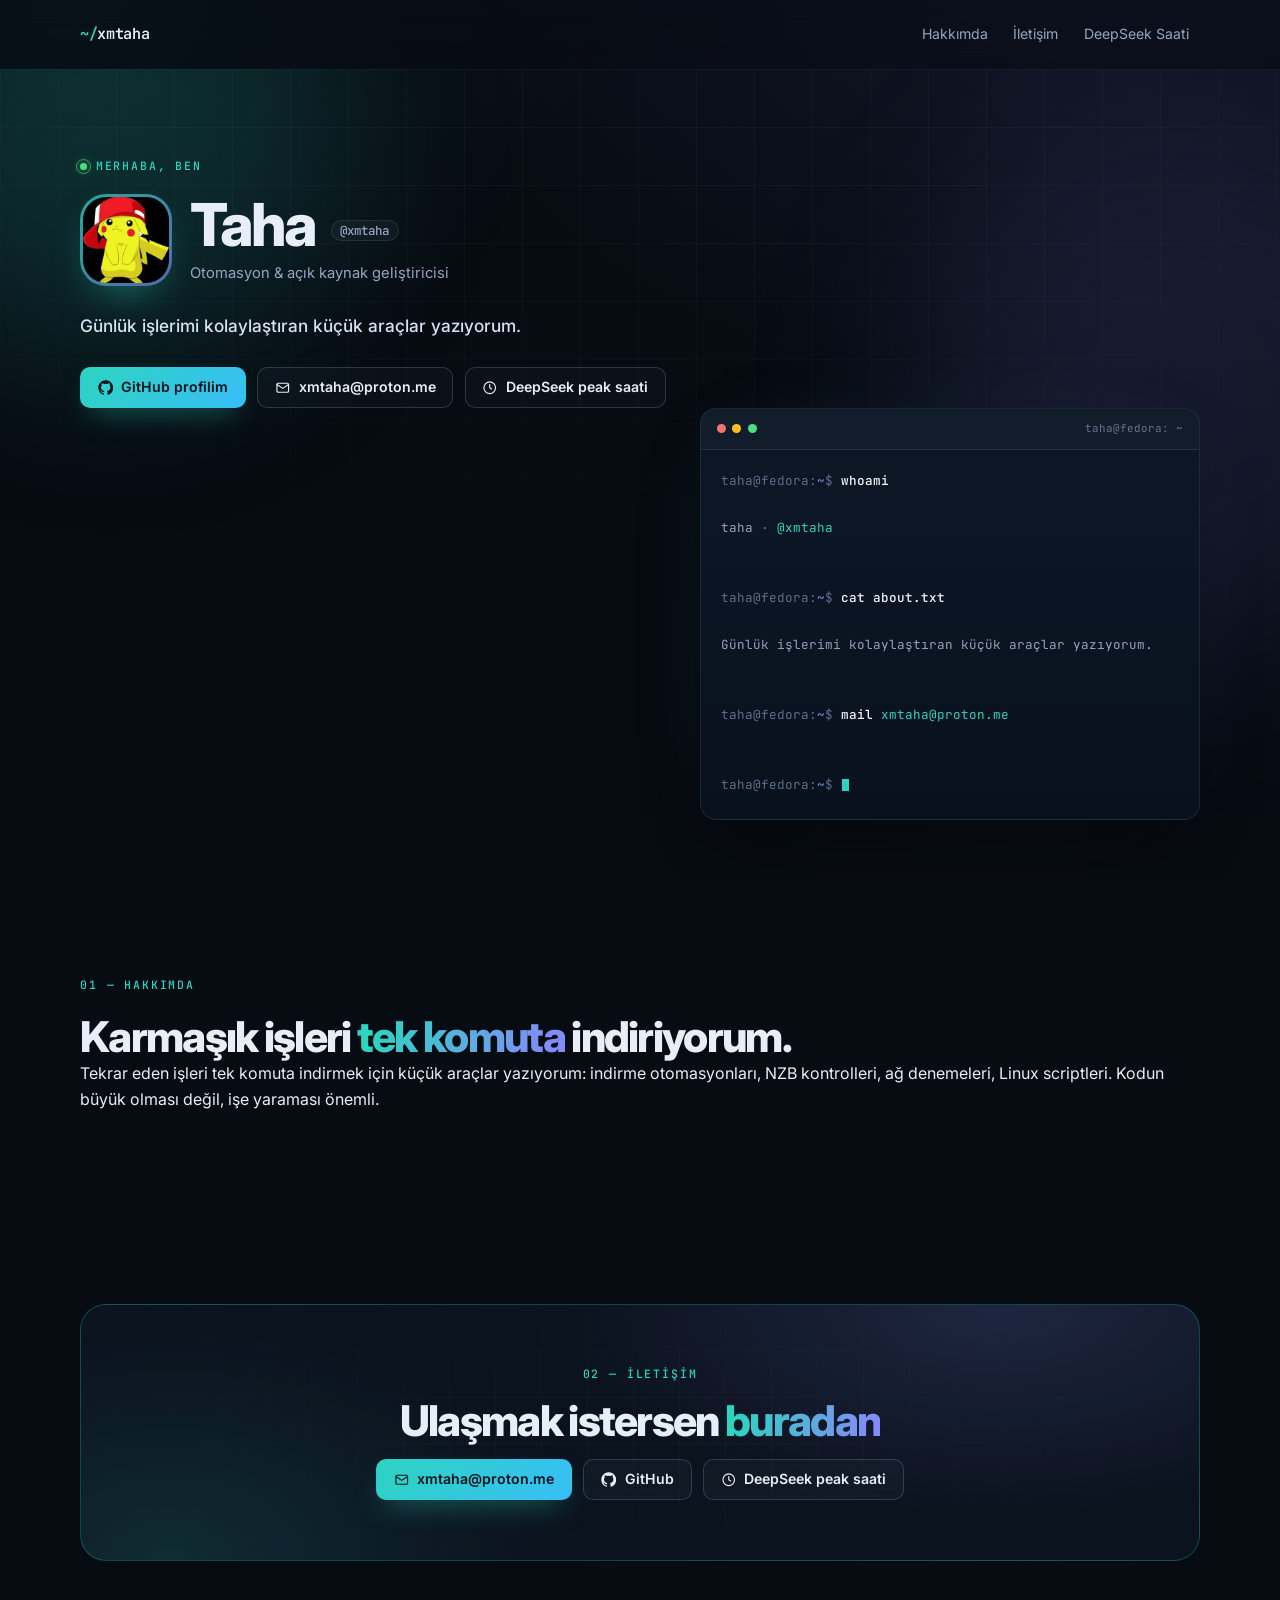
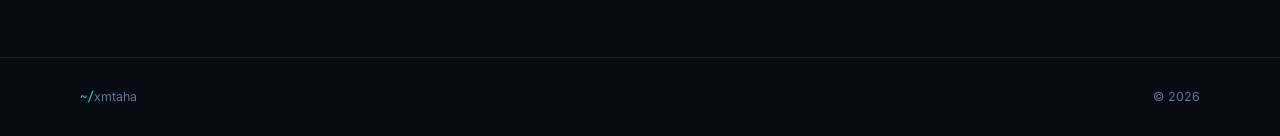
<file: index.html>
<!DOCTYPE html>
<html lang="tr">
<head>
  <meta charset="utf-8" />
  <meta name="viewport" content="width=device-width, initial-scale=1" />
  <title>Taha · xmtaha</title>
  <meta name="description" content="Günlük işlerimi kolaylaştıran küçük araçlar yazıyorum." />
  <meta name="author" content="Taha" />
  <meta name="theme-color" content="#070b12" />
  <meta name="color-scheme" content="dark" />
  <meta property="og:type" content="profile" />
  <meta property="og:title" content="Taha · xmtaha" />
  <meta property="og:description" content="Günlük işlerimi kolaylaştıran küçük araçlar yazıyorum." />
  <meta property="og:image" content="https://avatars.githubusercontent.com/u/82343366?v=4&s=400" />
  <link rel="icon" href="data:image/svg+xml,%3Csvg xmlns='http://www.w3.org/2000/svg' viewBox='0 0 64 64'%3E%3Crect width='64' height='64' rx='14' fill='%230b1220'/%3E%3Cpath d='M20 22 12 32l8 10M44 22l8 10-8 10M36 18l-8 28' stroke='%232dd4bf' stroke-width='5' stroke-linecap='round' stroke-linejoin='round' fill='none'/%3E%3C/svg%3E" />
  <link rel="preconnect" href="https://fonts.googleapis.com" />
  <link rel="preconnect" href="https://fonts.gstatic.com" crossorigin />
  <link href="https://fonts.googleapis.com/css2?family=Inter:wght@400;500;600;700;800&family=JetBrains+Mono:wght@400;500;600&display=swap" rel="stylesheet" />
  <link rel="stylesheet" href="styles.css?v=6" />
</head>
<body>
  <svg class="svg-sprite" xmlns="http://www.w3.org/2000/svg" aria-hidden="true">
    <symbol id="i-github" viewBox="0 0 24 24">
      <path d="M12 .5C5.73.5.5 5.73.5 12c0 5.08 3.29 9.39 7.86 10.91.58.11.79-.25.79-.56 0-.28-.01-1.02-.02-2-3.2.7-3.88-1.54-3.88-1.54-.52-1.33-1.28-1.68-1.28-1.68-1.04-.71.08-.7.08-.7 1.15.08 1.76 1.18 1.76 1.18 1.02 1.75 2.68 1.25 3.33.95.1-.74.4-1.25.72-1.54-2.55-.29-5.23-1.28-5.23-5.7 0-1.26.45-2.29 1.18-3.1-.12-.29-.51-1.46.11-3.05 0 0 .96-.31 3.15 1.18a10.9 10.9 0 0 1 5.74 0c2.19-1.49 3.15-1.18 3.15-1.18.62 1.59.23 2.76.11 3.05.73.81 1.18 1.84 1.18 3.1 0 4.43-2.69 5.41-5.25 5.69.41.36.78 1.06.78 2.14 0 1.55-.01 2.8-.01 3.18 0 .31.21.68.8.56A11.5 11.5 0 0 0 23.5 12C23.5 5.73 18.27.5 12 .5Z" />
    </symbol>
    <symbol id="i-mail" viewBox="0 0 24 24">
      <rect x="3" y="5" width="18" height="14" rx="2" />
      <path d="m3 7 9 6 9-6" />
    </symbol>
    <symbol id="i-clock" viewBox="0 0 24 24">
      <circle cx="12" cy="12" r="9" />
      <path d="M12 7v5l3 2" />
    </symbol>
  </svg>

  <a class="skip-link" href="#main">İçeriğe geç</a>

  <header class="site-header" id="site-header">
    <nav class="nav container" aria-label="Ana menü">
      <a class="brand" href="#top"><span class="brand-mark">~/</span>xmtaha</a>
      <div class="nav-links" id="nav-menu">
        <a href="#hakkimda">Hakkımda</a>
        <a href="#iletisim">İletişim</a>
        <a href="deepseek/">DeepSeek Saati</a>
      </div>
      <button class="nav-toggle" id="nav-toggle" type="button" aria-expanded="false" aria-controls="nav-menu" aria-label="Menüyü aç">
        <span></span><span></span><span></span>
      </button>
    </nav>
  </header>

  <main id="main">
    <section class="hero" id="top">
      <div class="hero-glow hero-glow--teal" aria-hidden="true"></div>
      <div class="hero-glow hero-glow--indigo" aria-hidden="true"></div>

      <div class="container hero-grid">
        <div class="hero-copy">
          <p class="eyebrow"><span class="pulse" aria-hidden="true"></span> Merhaba, ben</p>

          <div class="identity">
            <img class="avatar" src="avatar.jpg" alt="Taha'nın avatarı" width="92" height="92" />
            <div>
              <h1>Taha <span class="handle">@xmtaha</span></h1>
              <p class="role">Otomasyon &amp; açık kaynak geliştiricisi</p>
            </div>
          </div>

          <p class="bio">Günlük işlerimi kolaylaştıran küçük araçlar yazıyorum.</p>

          <div class="hero-actions">
            <a class="btn btn-primary" href="https://github.com/xmtaha" target="_blank" rel="noopener">
              <svg class="icon icon-fill" aria-hidden="true"><use href="#i-github" /></svg>
              GitHub profilim
            </a>
            <a class="btn btn-ghost" href="mailto:&#120;mtaha&#64;proton&#46;me">
              <svg class="icon" aria-hidden="true"><use href="#i-mail" /></svg>
              &#120;mtaha&#64;proton&#46;me
            </a>
            <a class="btn btn-ghost" href="deepseek/">
              <svg class="icon" aria-hidden="true"><use href="#i-clock" /></svg>
              DeepSeek peak saati
            </a>
          </div>
        </div>

        <div class="terminal-wrap">
          <div class="terminal">
            <div class="terminal-bar">
              <span class="dot dot--red" aria-hidden="true"></span>
              <span class="dot dot--yellow" aria-hidden="true"></span>
              <span class="dot dot--green" aria-hidden="true"></span>
              <span class="terminal-title">taha@fedora: ~</span>
            </div>
            <pre class="terminal-body" aria-label="Terminal önizlemesi"><code><span class="t-line"><span class="t-dim">taha@fedora</span><span class="t-dim">:</span><span class="t-path">~</span><span class="t-dim">$</span> <span class="t-cmd">whoami</span></span>
<span class="t-out">taha <span class="t-dim">·</span> <span class="t-accent">@xmtaha</span></span>

<span class="t-line"><span class="t-dim">taha@fedora</span><span class="t-dim">:</span><span class="t-path">~</span><span class="t-dim">$</span> <span class="t-cmd">cat about.txt</span></span>
<span class="t-out">Günlük işlerimi kolaylaştıran küçük araçlar yazıyorum.</span>

<span class="t-line"><span class="t-dim">taha@fedora</span><span class="t-dim">:</span><span class="t-path">~</span><span class="t-dim">$</span> <span class="t-cmd">mail</span> <span class="t-accent">&#120;mtaha&#64;proton&#46;me</span></span>

<span class="t-line"><span class="t-dim">taha@fedora</span><span class="t-dim">:</span><span class="t-path">~</span><span class="t-dim">$</span> <span class="t-cursor" aria-hidden="true"></span></span></code></pre>
          </div>
        </div>
      </div>
    </section>

    <section class="section" id="hakkimda">
      <div class="container about-grid">
        <div class="about-copy reveal">
          <p class="eyebrow">01 — Hakkımda</p>
          <h2>Karmaşık işleri <span class="grad">tek komuta</span> indiriyorum.</h2>
          <p>
            Tekrar eden işleri tek komuta indirmek için küçük araçlar yazıyorum: indirme
            otomasyonları, NZB kontrolleri, ağ denemeleri, Linux scriptleri. Kodun büyük olması
            değil, işe yaraması önemli.
          </p>
        </div>
      </div>
    </section>

    <section class="section" id="iletisim">
      <div class="container">
        <div class="contact-card reveal">
          <p class="eyebrow">02 — İletişim</p>
          <h2>Ulaşmak istersen <span class="grad">buradan</span></h2>
          <div class="contact-actions">
            <a class="btn btn-primary" href="mailto:&#120;mtaha&#64;proton&#46;me">
              <svg class="icon" aria-hidden="true"><use href="#i-mail" /></svg>
              &#120;mtaha&#64;proton&#46;me
            </a>
            <a class="btn btn-ghost" href="https://github.com/xmtaha" target="_blank" rel="noopener">
              <svg class="icon icon-fill" aria-hidden="true"><use href="#i-github" /></svg>
              GitHub
            </a>
            <a class="btn btn-ghost" href="deepseek/">
              <svg class="icon" aria-hidden="true"><use href="#i-clock" /></svg>
              DeepSeek peak saati
            </a>
          </div>
        </div>
      </div>
    </section>
  </main>

  <footer class="site-footer">
    <div class="container footer-inner">
      <p><span class="brand-mark">~/</span>xmtaha</p>
      <p>© <span id="year">2026</span></p>
    </div>
  </footer>

  <script src="script.js?v=6"></script>
</body>
</html>
</file>
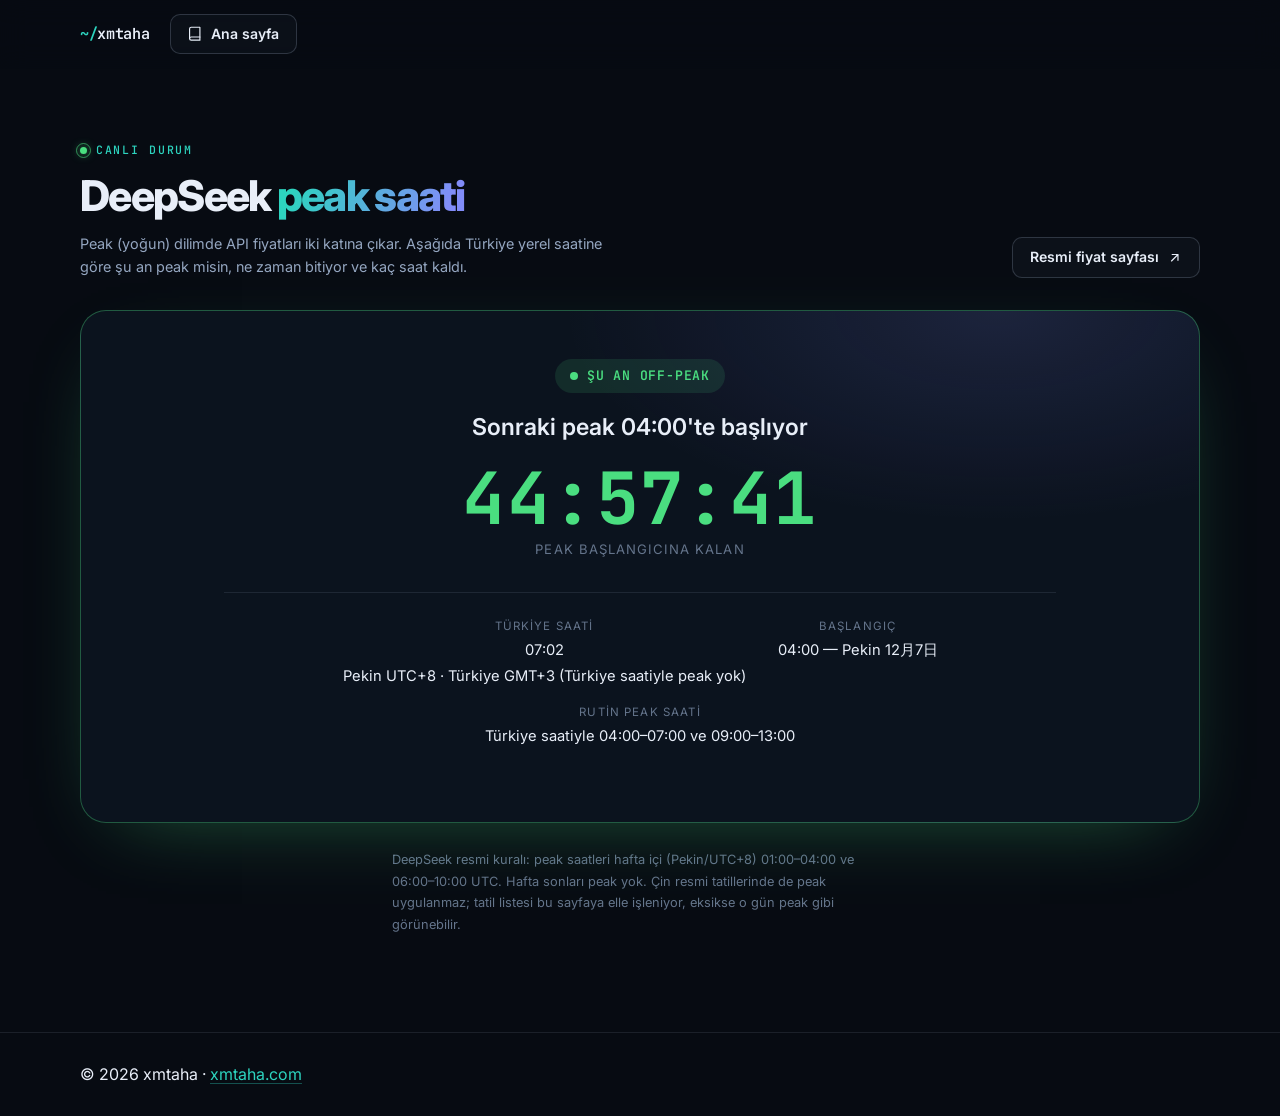
<file: deepseek/index.html>
<!DOCTYPE html>
<html lang="tr">
<head>
  <meta charset="utf-8" />
  <meta name="viewport" content="width=device-width, initial-scale=1" />
  <title>DeepSeek peak saati · xmtaha</title>
  <meta name="description" content="DeepSeek API yoğun (peak) saatlerini Türkiye yerel saatine göre gösteren canlı durum sayfası." />
  <meta name="theme-color" content="#070b12" />
  <meta name="color-scheme" content="dark" />
  <link rel="icon" href="data:image/svg+xml,%3Csvg xmlns='http://www.w3.org/2000/svg' viewBox='0 0 64 64'%3E%3Crect width='64' height='64' rx='14' fill='%230b1220'/%3E%3Cpath d='M20 22 12 32l8 10M44 22l8 10-8 10M36 18l-8 28' stroke='%232dd4bf' stroke-width='5' stroke-linecap='round' stroke-linejoin='round' fill='none'/%3E%3C/svg%3E" />
  <link rel="preconnect" href="https://fonts.googleapis.com" />
  <link rel="preconnect" href="https://fonts.gstatic.com" crossorigin />
  <link href="https://fonts.googleapis.com/css2?family=Inter:wght@400;500;600;700;800&family=JetBrains+Mono:wght@400;500;600&display=swap" rel="stylesheet" />
  <link rel="stylesheet" href="../styles.css?v=6" />
  <link rel="stylesheet" href="deepseek.css?v=6" />
</head>
<body>
  <!-- inline sprite: sayfada kullanılan ikonlar -->
  <svg class="svg-sprite" xmlns="http://www.w3.org/2000/svg" aria-hidden="true">
    <symbol id="i-github" viewBox="0 0 24 24">
      <path d="M12 .5C5.73.5.5 5.73.5 12c0 5.08 3.29 9.39 7.86 10.91.58.11.79-.25.79-.56 0-.28-.01-1.02-.02-2-3.2.7-3.88-1.54-3.88-1.54-.52-1.33-1.28-1.68-1.28-1.68-1.04-.71.08-.7.08-.7 1.15.08 1.76 1.18 1.76 1.18 1.02 1.75 2.68 1.25 3.33.95.1-.74.4-1.25.72-1.54-2.55-.29-5.23-1.28-5.23-5.7 0-1.26.45-2.29 1.18-3.1-.12-.29-.51-1.46.11-3.05 0 0 .96-.31 3.15 1.18a10.9 10.9 0 0 1 5.74 0c2.19-1.49 3.15-1.18 3.15-1.18.62 1.59.23 2.76.11 3.05.73.81 1.18 1.84 1.18 3.1 0 4.43-2.69 5.41-5.25 5.69.41.36.78 1.06.78 2.14 0 1.55-.01 2.8-.01 3.18 0 .31.21.68.8.56A11.5 11.5 0 0 0 23.5 12C23.5 5.73 18.27.5 12 .5Z" />
    </symbol>
    <symbol id="i-location" viewBox="0 0 24 24">
      <path d="M21 10c0 7-9 13-9 13s-9-6-9-13a9 9 0 0 1 18 0Z" />
      <circle cx="12" cy="10" r="3" />
    </symbol>
    <symbol id="i-clock" viewBox="0 0 24 24">
      <circle cx="12" cy="12" r="9" />
      <path d="M12 7v5l3 2" />
    </symbol>
    <symbol id="i-folder" viewBox="0 0 24 24">
      <path d="M3 7a2 2 0 0 1 2-2h4l2 2h8a2 2 0 0 1 2 2v8a2 2 0 0 1-2 2H5a2 2 0 0 1-2-2V7Z" />
    </symbol>
    <symbol id="i-star" viewBox="0 0 24 24">
      <path d="m12 2 3.09 6.26L22 9.27l-5 4.87 1.18 6.88L12 17.77l-6.18 3.25L7 14.14 2 9.27l6.91-1.01L12 2Z" />
    </symbol>
    <symbol id="i-fork" viewBox="0 0 24 24">
      <circle cx="6" cy="5" r="2.5" />
      <circle cx="18" cy="5" r="2.5" />
      <circle cx="12" cy="19" r="2.5" />
      <path d="M6 7.5v2a4 4 0 0 0 4 4h4a4 4 0 0 0 4-4v-2M12 13.5V16" />
    </symbol>
    <symbol id="i-arrow" viewBox="0 0 24 24">
      <path d="M7 17 17 7M8 7h9v9" />
    </symbol>
    <symbol id="i-arrow-up" viewBox="0 0 24 24">
      <path d="M12 19V5M5 12l7-7 7 7" />
    </symbol>
    <symbol id="i-search" viewBox="0 0 24 24">
      <circle cx="11" cy="11" r="7" />
      <path d="m20 20-3.5-3.5" />
    </symbol>
    <symbol id="i-users" viewBox="0 0 24 24">
      <path d="M16 21v-2a4 4 0 0 0-4-4H6a4 4 0 0 0-4 4v2" />
      <circle cx="9" cy="7" r="4" />
      <path d="M22 21v-2a4 4 0 0 0-3-3.87M16 3.13a4 4 0 0 1 0 7.75" />
    </symbol>
    <symbol id="i-repo" viewBox="0 0 24 24">
      <path d="M4 19.5A2.5 2.5 0 0 1 6.5 17H20" />
      <path d="M6.5 2H20v20H6.5A2.5 2.5 0 0 1 4 19.5v-15A2.5 2.5 0 0 1 6.5 2Z" />
    </symbol>
      <polyline points="4 17 10 11 4 5" />
      <line x1="12" y1="19" x2="20" y2="19" />
    </symbol>
      <polyline points="16 18 22 12 16 6" />
      <polyline points="8 6 2 12 8 18" />
    </symbol>
      <rect x="3" y="4" width="18" height="7" rx="2" />
      <rect x="3" y="13" width="18" height="7" rx="2" />
      <path d="M7 7.5h.01M7 16.5h.01" />
    </symbol>
      <circle cx="12" cy="5" r="2.5" />
      <circle cx="5" cy="19" r="2.5" />
      <circle cx="19" cy="19" r="2.5" />
      <path d="M12 7.5v4M12 11.5 5.9 16.9M12 11.5l6.1 5.4" />
    </symbol>
      <rect x="3" y="4" width="18" height="16" rx="2" />
      <path d="M3 9h18M3 15h18M8 4v16M16 4v16" />
    </symbol>
      <ellipse cx="12" cy="5" rx="8" ry="3" />
      <path d="M4 5v14c0 1.66 3.58 3 8 3s8-1.34 8-3V5M4 12c0 1.66 3.58 3 8 3s8-1.34 8-3" />
    </symbol>
      <rect x="3" y="5" width="18" height="14" rx="2" />
      <path d="m3 7 9 6 9-6" />
    </symbol>
  </svg>

  <header class="site-header" id="site-header">
    <nav class="nav container" id="nav" aria-label="Ana menü">
      <a class="brand" href="../">
        <span class="brand-mark">~/</span>xmtaha
      </a>
      <a class="btn btn-ghost nav-github" href="../">
        <svg class="icon" aria-hidden="true"><use href="#i-repo" /></svg>
        Ana sayfa
      </a>
    </nav>
  </header>

  <main id="main">
    <section class="section ds-page">
      <div class="container">
        <div class="section-head">
          <div>
            <p class="eyebrow"><span class="pulse" aria-hidden="true"></span> Canlı durum</p>
            <h2>DeepSeek <span class="grad">peak saati</span></h2>
            <p class="section-sub">
              Peak (yoğun) dilimde API fiyatları iki katına çıkar. Aşağıda Türkiye yerel
              saatine göre şu an peak misin, ne zaman bitiyor ve kaç saat kaldı.
            </p>
          </div>
          <a class="btn btn-ghost" href="https://api-docs.deepseek.com/quick_start/pricing/" target="_blank" rel="noopener">
            Resmi fiyat sayfası
            <svg class="icon" aria-hidden="true"><use href="#i-arrow" /></svg>
          </a>
        </div>

        <div class="ds-card" id="ds-card" data-state="off">
          <p class="ds-status">
            <span class="ds-pulse" aria-hidden="true"></span>
            <span id="ds-status-text">Yükleniyor…</span>
          </p>

          <p class="ds-headline">
            <span id="ds-main">Durum hesaplanıyor</span>
          </p>

          <p class="ds-countdown" id="ds-countdown" aria-live="polite">--:--:--</p>
          <p class="ds-countdown-label" id="ds-countdown-label">kaldı</p>

          <dl class="ds-facts">
            <div>
              <dt>Türkiye saati</dt>
              <dd id="ds-tr-time">--:--</dd>
              <dd class="ds-sub" id="ds-tz-offset">--</dd>
            </div>
            <div>
              <dt id="ds-next-label">Sonraki geçiş</dt>
              <dd id="ds-next-switch">--:--</dd>
            </div>
            <div>
              <dt>Rutin peak saati</dt>
              <dd id="ds-routine">Türkiye saatiyle 04:00–07:00 ve 09:00–13:00</dd>
            </div>
          </dl>
        </div>

        <p class="ds-note">
          DeepSeek resmi kuralı: peak saatleri hafta içi (Pekin/UTC+8) 01:00–04:00 ve
          06:00–10:00 UTC. Hafta sonları peak yok. Çin resmi tatillerinde de peak
          uygulanmaz; tatil listesi bu sayfaya elle işleniyor, eksikse o gün peak
          gibi görünebilir.
        </p>
      </div>
    </section>
  </main>

  <footer class="site-footer">
    <div class="container">
      <p>© <span id="year">2026</span> xmtaha · <a class="inline-link" href="../">xmtaha.com</a></p>
    </div>
  </footer>

  <script src="deepseek.js?v=6"></script>
</body>
</html>
</file>
<file: styles.css>
/* =========================================================
   xmtaha — statik profil sayfası
   ========================================================= */

:root {
  color-scheme: dark;
  --bg: #070b12;
  --bg-elevated: #0c1320;
  --surface: rgba(17, 25, 40, 0.66);
  --surface-strong: #101a2b;
  --border: rgba(148, 163, 184, 0.14);
  --border-strong: rgba(148, 163, 184, 0.26);
  --text: #e8eef8;
  --muted: #94a6c0;
  --faint: #64748b;
  --accent: #2dd4bf;
  --accent-soft: rgba(45, 212, 191, 0.12);
  --accent-2: #818cf8;
  --green: #4ade80;
  --amber: #fbbf24;
  --red: #f87171;
  --radius: 18px;
  --shadow: 0 24px 60px -24px rgba(0, 0, 0, 0.8);
  --font: "Inter", ui-sans-serif, system-ui, -apple-system, "Segoe UI", sans-serif;
  --mono: "JetBrains Mono", ui-monospace, SFMono-Regular, Consolas, monospace;
}

*,
*::before,
*::after {
  box-sizing: border-box;
}

html {
  scroll-behavior: smooth;
  -webkit-text-size-adjust: 100%;
}

body {
  margin: 0;
  font-family: var(--font);
  font-size: 16px;
  line-height: 1.6;
  color: var(--text);
  background-color: var(--bg);
  background-image:
    radial-gradient(1200px 800px at 88% -8%, rgba(129, 140, 248, 0.1), transparent 62%),
    radial-gradient(900px 700px at 6% 0%, rgba(45, 212, 191, 0.07), transparent 58%);
  background-attachment: fixed;
  -webkit-font-smoothing: antialiased;
  -moz-osx-font-smoothing: grayscale;
  overflow-x: hidden;
}

img {
  display: block;
  max-width: 100%;
}

a {
  color: inherit;
  text-decoration: none;
}

button {
  font: inherit;
  color: inherit;
}

h1,
h2,
h3,
p,
blockquote,
dl,
dd,
figure {
  margin: 0;
}

ul {
  margin: 0;
  padding: 0;
  list-style: none;
}

::selection {
  background: rgba(45, 212, 191, 0.32);
  color: #fff;
}

:focus-visible {
  outline: 2px solid var(--accent);
  outline-offset: 3px;
  border-radius: 5px;
}

.svg-sprite {
  position: absolute;
  width: 0;
  height: 0;
  overflow: hidden;
}

.icon {
  width: 1.1em;
  height: 1.1em;
  flex: none;
  fill: none;
  stroke: currentColor;
  stroke-width: 1.8;
  stroke-linecap: round;
  stroke-linejoin: round;
}

.icon-fill {
  fill: currentColor;
  stroke: none;
}

.container {
  width: min(1120px, calc(100% - 2.5rem));
  margin-inline: auto;
}

.skip-link {
  position: fixed;
  top: 0.75rem;
  left: 0.75rem;
  z-index: 200;
  padding: 0.6rem 1rem;
  border-radius: 8px;
  background: var(--accent);
  color: #04121a;
  font-weight: 700;
  transform: translateY(-160%);
  transition: transform 0.2s ease;
}

.skip-link:focus {
  transform: translateY(0);
}

/* ---------- Header ---------- */

.site-header {
  position: sticky;
  top: 0;
  z-index: 90;
  background: rgba(7, 11, 18, 0.5);
  border-bottom: 1px solid transparent;
  backdrop-filter: blur(14px);
  -webkit-backdrop-filter: blur(14px);
  transition: background 0.25s ease, border-color 0.25s ease;
}

.site-header.is-scrolled {
  background: rgba(7, 11, 18, 0.86);
  border-bottom-color: var(--border);
}

.nav {
  position: relative;
  display: flex;
  align-items: center;
  gap: 1.25rem;
  height: 68px;
}

.brand {
  display: inline-flex;
  align-items: center;
  font-family: var(--mono);
  font-size: 0.95rem;
  font-weight: 600;
  letter-spacing: -0.02em;
  color: var(--text);
}

.brand-mark {
  color: var(--accent);
}

.nav-links {
  display: flex;
  align-items: center;
  gap: 0.25rem;
  margin-left: auto;
}

.nav-links a {
  padding: 0.42rem 0.68rem;
  border-radius: 8px;
  font-size: 0.88rem;
  color: var(--muted);
  transition: color 0.18s ease, background 0.18s ease;
}

.nav-links a:hover,
.nav-links a.active {
  color: var(--text);
  background: rgba(148, 163, 184, 0.08);
}

.nav-toggle {
  display: none;
  flex-direction: column;
  justify-content: center;
  gap: 4px;
  width: 40px;
  height: 40px;
  padding: 0;
  border: 1px solid var(--border);
  border-radius: 9px;
  background: rgba(148, 163, 184, 0.05);
  cursor: pointer;
}

.nav-toggle span {
  display: block;
  width: 17px;
  height: 2px;
  margin-inline: auto;
  border-radius: 2px;
  background: var(--text);
  transition: transform 0.22s ease, opacity 0.22s ease;
}

.nav.is-open .nav-toggle span:nth-child(1) {
  transform: translateY(6px) rotate(45deg);
}

.nav.is-open .nav-toggle span:nth-child(2) {
  opacity: 0;
}

.nav.is-open .nav-toggle span:nth-child(3) {
  transform: translateY(-6px) rotate(-45deg);
}

/* ---------- Buttons ---------- */

.btn {
  display: inline-flex;
  align-items: center;
  justify-content: center;
  gap: 0.5rem;
  padding: 0.68rem 1.05rem;
  border: 1px solid transparent;
  border-radius: 10px;
  font-size: 0.88rem;
  font-weight: 600;
  line-height: 1.2;
  cursor: pointer;
  transition: transform 0.18s ease, background 0.18s ease, border-color 0.18s ease, color 0.18s ease;
}

.btn-primary {
  background: linear-gradient(135deg, var(--accent), #38bdf8);
  color: #04121a;
  box-shadow: 0 12px 30px -12px rgba(45, 212, 191, 0.55);
}

.btn-primary:hover {
  transform: translateY(-2px);
  box-shadow: 0 16px 34px -12px rgba(45, 212, 191, 0.65);
}

.btn-ghost {
  border-color: var(--border-strong);
  background: rgba(148, 163, 184, 0.045);
  color: var(--text);
}

.btn-ghost:hover {
  border-color: rgba(45, 212, 191, 0.55);
  color: var(--accent);
}

/* ---------- Hero ---------- */

.hero {
  position: relative;
  padding: clamp(3.25rem, 7vw, 5.5rem) 0 clamp(2.5rem, 5vw, 3.75rem);
  overflow: hidden;
}

.hero::before {
  content: "";
  position: absolute;
  inset: 0;
  background-image:
    linear-gradient(rgba(148, 163, 184, 0.055) 1px, transparent 1px),
    linear-gradient(90deg, rgba(148, 163, 184, 0.055) 1px, transparent 1px);
  background-size: 58px 58px;
  -webkit-mask-image: radial-gradient(ellipse 85% 65% at 50% 0%, #000 35%, transparent 100%);
  mask-image: radial-gradient(ellipse 85% 65% at 50% 0%, #000 35%, transparent 100%);
  pointer-events: none;
  z-index: 0;
}

.hero-glow {
  position: absolute;
  border-radius: 50%;
  filter: blur(90px);
  pointer-events: none;
  z-index: 0;
}

.hero-glow--teal {
  top: -160px;
  left: -120px;
  width: 460px;
  height: 460px;
  background: rgba(45, 212, 191, 0.13);
}

.hero-glow--indigo {
  top: 60px;
  right: -160px;
  width: 520px;
  height: 520px;
  background: rgba(129, 140, 248, 0.11);
}

.hero-grid {
  position: relative;
  display: grid;
  grid-template-columns: minmax(0, 1fr);
  align-items: center;
}

.hero-copy {
  position: relative;
  z-index: 1;
}

.eyebrow {
  display: flex;
  align-items: center;
  gap: 0.55rem;
  margin-bottom: 1.15rem;
  font-family: var(--mono);
  font-size: 0.72rem;
  font-weight: 500;
  letter-spacing: 0.16em;
  text-transform: uppercase;
  color: var(--accent);
}

.pulse {
  position: relative;
  width: 7px;
  height: 7px;
  border-radius: 50%;
  background: var(--green);
  box-shadow: 0 0 10px rgba(74, 222, 128, 0.8);
}

.pulse::after {
  content: "";
  position: absolute;
  inset: -4px;
  border: 1px solid rgba(74, 222, 128, 0.6);
  border-radius: 50%;
  animation: pulse-ring 2s ease-out infinite;
}

.identity {
  display: flex;
  align-items: center;
  gap: 1.15rem;
  margin-bottom: 1.6rem;
}

.avatar {
  width: 92px;
  height: 92px;
  flex: none;
  padding: 3px;
  border-radius: 26px;
  background: linear-gradient(135deg, rgba(45, 212, 191, 0.75), rgba(129, 140, 248, 0.65));
  box-shadow: 0 18px 40px -18px rgba(45, 212, 191, 0.55);
  object-fit: cover;
}

h1 {
  font-size: clamp(2.4rem, 5vw, 3.7rem);
  font-weight: 800;
  letter-spacing: -0.045em;
  line-height: 1.05;
}

.handle {
  display: inline-block;
  margin-left: 0.35rem;
  padding: 0.18rem 0.55rem;
  border: 1px solid var(--border);
  border-radius: 999px;
  background: rgba(148, 163, 184, 0.06);
  font-family: var(--mono);
  font-size: 0.78rem;
  font-weight: 500;
  letter-spacing: 0;
  color: var(--muted);
  vertical-align: middle;
}

.role {
  margin-top: 0.4rem;
  font-size: 0.92rem;
  color: var(--muted);
}

.bio {
  margin-bottom: 0.85rem;
  font-size: 1.08rem;
  font-weight: 500;
  color: #d5e2f3;
}

.intro {
  max-width: 56ch;
  font-size: 0.95rem;
  line-height: 1.75;
  color: var(--muted);
}

.hero-actions {
  display: flex;
  flex-wrap: wrap;
  gap: 0.7rem;
  margin-top: 1.75rem;
}

.hero-meta {
  display: flex;
  flex-wrap: wrap;
  gap: 0.65rem 1.4rem;
  margin-top: 1.9rem;
  font-size: 0.8rem;
  color: var(--faint);
}

.hero-meta li {
  display: inline-flex;
  align-items: center;
  gap: 0.42rem;
}

.hero-meta .icon {
  color: var(--accent);
  opacity: 0.85;
}

.local-time {
  font-family: var(--mono);
  font-size: 0.76rem;
  color: var(--muted);
  font-variant-numeric: tabular-nums;
}

/* ---------- Terminal ---------- */

.terminal-wrap {
  position: relative;
  max-width: 500px;
  justify-self: end;
  width: 100%;
}

.terminal-wrap::before {
  content: "";
  position: absolute;
  inset: 12% 8%;
  background: linear-gradient(120deg, rgba(45, 212, 191, 0.35), rgba(129, 140, 248, 0.35));
  filter: blur(52px);
  opacity: 0.5;
  z-index: -1;
}

.terminal {
  max-width: 100%;
  overflow-wrap: anywhere;
  border: 1px solid var(--border);
  border-radius: 16px;
  background: linear-gradient(180deg, #0d1726, #09111d);
  box-shadow: var(--shadow);
  overflow: hidden;
}

.terminal-bar {
  display: flex;
  align-items: center;
  gap: 0.4rem;
  padding: 0.72rem 1rem;
  border-bottom: 1px solid var(--border);
  background: rgba(148, 163, 184, 0.04);
}

.dot {
  width: 9px;
  height: 9px;
  border-radius: 50%;
}

.dot--red { background: #f87171; }
.dot--yellow { background: #fbbf24; }
.dot--green { background: #4ade80; }

.terminal-title {
  margin-left: auto;
  font-family: var(--mono);
  font-size: 0.68rem;
  color: var(--faint);
}

.terminal-body {
  margin: 0;
  padding: 1.2rem 1.25rem 1.4rem;
  overflow-x: auto;
  overflow-wrap: anywhere;
  font-family: var(--mono);
  font-size: 0.79rem;
  line-height: 1.85;
  color: #c9d6e8;
  tab-size: 2;
}

.terminal-body code {
  font-family: inherit;
}

.t-line {
  display: block;
}

.t-out {
  display: block;
  color: #8fa4bf;
}

.t-dim { color: #5b6f89; }
.t-path { color: var(--accent-2); }
.t-cmd { color: #f1f5f9; font-weight: 500; }
.t-accent { color: var(--accent); }
.t-hash { color: var(--amber); }

.t-cursor {
  display: inline-block;
  width: 7px;
  height: 0.95em;
  margin-left: 1px;
  background: var(--accent);
  vertical-align: -2px;
  animation: blink 1.1s steps(1) infinite;
}

/* ---------- Sections ---------- */

.section {
  position: relative;
  padding-block: clamp(3.5rem, 7.5vw, 6.25rem);
  scroll-margin-top: 84px;
}

.section-head {
  display: flex;
  align-items: flex-end;
  justify-content: space-between;
  gap: 1.5rem;
  flex-wrap: wrap;
  margin-bottom: 2rem;
}

.section-head .eyebrow,
.contact-card .eyebrow {
  margin-bottom: 0.8rem;
}

h2 {
  font-size: clamp(1.85rem, 3.6vw, 2.65rem);
  font-weight: 800;
  letter-spacing: -0.04em;
  line-height: 1.14;
}

.grad {
  background: linear-gradient(110deg, var(--accent) 10%, var(--accent-2) 90%);
  -webkit-background-clip: text;
  background-clip: text;
  color: transparent;
}

.section-sub {
  max-width: 58ch;
  margin-top: 0.7rem;
  font-size: 0.9rem;
  color: var(--muted);
}

.inline-link {
  color: var(--accent);
  text-decoration: underline;
  text-decoration-color: rgba(45, 212, 191, 0.35);
  text-underline-offset: 3px;
}

.inline-link:hover {
  text-decoration-color: var(--accent);
}

/* ---------- Contact ---------- */

.contact-card {
  position: relative;
  overflow: hidden;
  padding: clamp(2rem, 5.5vw, 3.75rem);
  border: 1px solid rgba(45, 212, 191, 0.26);
  border-radius: 26px;
  background:
    radial-gradient(620px 300px at 82% 0%, rgba(129, 140, 248, 0.16), transparent 70%),
    radial-gradient(520px 320px at 8% 100%, rgba(45, 212, 191, 0.13), transparent 72%),
    rgba(13, 21, 34, 0.82);
  text-align: center;
}

.contact-card::before {
  content: "";
  position: absolute;
  inset: 0;
  background-image:
    linear-gradient(rgba(148, 163, 184, 0.05) 1px, transparent 1px),
    linear-gradient(90deg, rgba(148, 163, 184, 0.05) 1px, transparent 1px);
  background-size: 46px 46px;
  -webkit-mask-image: radial-gradient(ellipse 70% 80% at 50% 50%, #000, transparent 78%);
  mask-image: radial-gradient(ellipse 70% 80% at 50% 50%, #000, transparent 78%);
  pointer-events: none;
}

.contact-card > * {
  position: relative;
}

.contact-card .eyebrow {
  justify-content: center;
}

.contact-card h2 {
  max-width: 24ch;
  margin: 0 auto 0.9rem;
}

.contact-desc {
  max-width: 52ch;
  margin: 0 auto 1.8rem;
  font-size: 0.92rem;
  line-height: 1.75;
  color: var(--muted);
}

.contact-actions {
  display: flex;
  justify-content: center;
  flex-wrap: wrap;
  gap: 0.7rem;
}

.contact-meta {
  display: flex;
  justify-content: center;
  flex-wrap: wrap;
  gap: 0.7rem 1.4rem;
  margin-top: 2rem;
  padding-top: 1.4rem;
  border-top: 1px solid var(--border);
  font-size: 0.78rem;
  color: var(--faint);
}

.contact-meta span {
  display: inline-flex;
  align-items: center;
  gap: 0.4rem;
}

.contact-meta .icon {
  color: var(--accent);
  opacity: 0.8;
}

/* ---------- Footer ---------- */

.site-footer {
  padding: 1.8rem 0;
  border-top: 1px solid var(--border);
}

.footer-inner {
  display: flex;
  align-items: center;
  justify-content: space-between;
  gap: 0.75rem 1.5rem;
  flex-wrap: wrap;
  font-size: 0.78rem;
  color: var(--faint);
}

.footer-inner .brand-mark {
  font-family: var(--mono);
}

.footer-sep {
  margin-inline: 0.25rem;
  opacity: 0.55;
}

/* ---------- Back to top ---------- */

.to-top {
  position: fixed;
  right: 1.25rem;
  bottom: 1.25rem;
  z-index: 80;
  display: grid;
  place-items: center;
  width: 42px;
  height: 42px;
  padding: 0;
  border: 1px solid var(--border-strong);
  border-radius: 12px;
  background: rgba(13, 21, 34, 0.9);
  color: var(--muted);
  cursor: pointer;
  opacity: 0;
  transform: translateY(12px);
  pointer-events: none;
  backdrop-filter: blur(10px);
  transition: opacity 0.2s ease, transform 0.2s ease, color 0.2s ease, border-color 0.2s ease;
}

.to-top.is-visible {
  opacity: 1;
  transform: translateY(0);
  pointer-events: auto;
}

.to-top:hover {
  color: var(--accent);
  border-color: rgba(45, 212, 191, 0.5);
}

/* ---------- Reveal & motion ---------- */

.reveal {
  transition: opacity 0.65s ease, transform 0.65s cubic-bezier(0.2, 0.7, 0.3, 1);
}

@keyframes pulse-ring {
  0% {
    opacity: 0.7;
    transform: scale(0.6);
  }
  75%,
  100% {
    opacity: 0;
    transform: scale(1.6);
  }
}

@keyframes blink {
  0%,
  49% {
    opacity: 1;
  }
  50%,
  100% {
    opacity: 0;
  }
}

/* ---------- Responsive ---------- */

@media (max-width: 980px) {
  .hero-grid {
    grid-template-columns: 1fr;
  }

  .terminal-wrap {
    max-width: 560px;
    justify-self: start;
  }

}

@media (max-width: 860px) {
  .nav {
    gap: 0.7rem;
  }

  .nav-toggle {
    display: flex;
    margin-left: 0;
  }

  .nav-links {
    position: absolute;
    top: 100%;
    left: 0;
    right: 0;
    display: none;
    flex-direction: column;
    align-items: stretch;
    gap: 0.15rem;
    margin: 0;
    padding: 0.6rem 1rem 1rem;
    border: 1px solid var(--border);
    border-top: 0;
    border-radius: 0 0 14px 14px;
    background: rgba(7, 11, 18, 0.97);
    backdrop-filter: blur(16px);
    -webkit-backdrop-filter: blur(16px);
    box-shadow: 0 30px 50px -30px rgba(0, 0, 0, 0.9);
  }

  .nav.is-open .nav-links {
    display: flex;
    animation: menu-in 0.18s ease;
  }

  .nav-links a {
    padding: 0.7rem 0.75rem;
    font-size: 0.9rem;
  }

  @keyframes menu-in {
    from {
      opacity: 0;
      transform: translateY(-6px);
    }
    to {
      opacity: 1;
      transform: translateY(0);
    }
  }
}

@media (max-width: 720px) {
  .terminal-body {
    font-size: 0.73rem;
    padding: 1rem 1rem 1.2rem;
  }

  .terminal-wrap::before {
    display: none;
  }

  .t-line,
  .t-out {
    white-space: pre-wrap;
    overflow-wrap: anywhere;
  }

  .contact-meta {
    gap: 0.55rem 1rem;
  }
}

@media (max-width: 560px) {
  .container {
    width: calc(100% - 2rem);
  }

  h1 {
    font-size: 2.35rem;
  }

  .identity {
    gap: 0.9rem;
  }

  .avatar {
    width: 76px;
    height: 76px;
    border-radius: 21px;
  }

  .handle {
    display: inline-block;
    margin: 0.45rem 0 0;
    font-size: 0.7rem;
  }

  .hero-actions,
  .contact-actions {
    flex-direction: column;
    align-items: stretch;
  }

  .hero-actions .btn,
  .contact-actions .btn {
    width: 100%;
    justify-content: center;
  }

  .hero-meta {
    gap: 0.5rem 1rem;
  }

  .terminal {
    font-size: 0.8rem;
  }

  .section {
    scroll-margin-top: 76px;
  }

}

@media (prefers-reduced-motion: reduce) {
  html {
    scroll-behavior: auto;
  }

  *,
  *::before,
  *::after {
    animation-duration: 0.001ms !important;
    animation-iteration-count: 1 !important;
    transition-duration: 0.001ms !important;
  }

}
</file>
<file: deepseek/deepseek.css>
/* =========================================================
   DeepSeek peak saati sayfası
   ========================================================= */

.ds-page {
  padding-top: clamp(2.5rem, 6vw, 4.5rem);
}

.ds-page .container,
.ds-page .ds-card {
  max-width: 100%;
}

/* Eski ortak styles.css parçaları bu sayfada taşma üretiyordu */
html,
body {
  overflow-x: hidden;
}

body {
  background-image: none;
}

.ds-card {
  position: relative;
  min-width: 0;
  overflow: hidden;
  padding: clamp(1.8rem, 5vw, 3rem);
  border: 1px solid var(--border-strong);
  border-radius: 26px;
  background:
    radial-gradient(620px 300px at 82% 0%, rgba(129, 140, 248, 0.14), transparent 70%),
    rgba(13, 21, 34, 0.82);
  text-align: center;
  transition: border-color 0.3s ease, box-shadow 0.3s ease;
}

.ds-card[data-state="peak"] {
  border-color: rgba(248, 113, 113, 0.4);
  box-shadow: 0 24px 80px -40px rgba(248, 113, 113, 0.55);
}

.ds-card[data-state="off"] {
  border-color: rgba(74, 222, 128, 0.35);
  box-shadow: 0 24px 80px -40px rgba(74, 222, 128, 0.45);
}

.ds-status {
  display: inline-flex;
  align-items: center;
  gap: 0.55rem;
  margin: 0 0 1rem;
  padding: 0.4rem 0.95rem;
  border-radius: 999px;
  font-family: var(--mono);
  font-size: 0.82rem;
  font-weight: 600;
  letter-spacing: 0.06em;
  text-transform: uppercase;
}

.ds-card[data-state="peak"] .ds-status {
  color: var(--red);
  background: rgba(248, 113, 113, 0.12);
}

.ds-card[data-state="off"] .ds-status {
  color: var(--green);
  background: rgba(74, 222, 128, 0.12);
}

.ds-pulse {
  width: 8px;
  height: 8px;
  border-radius: 50%;
  background: currentColor;
  animation: ds-pulse 1.8s ease-out infinite;
}

.ds-card[data-state="off"] .ds-pulse {
  animation-duration: 3s;
}

@keyframes ds-pulse {
  0% { box-shadow: 0 0 0 0 currentColor; opacity: 1; }
  70% { box-shadow: 0 0 0 8px transparent; opacity: 0.75; }
  100% { box-shadow: 0 0 0 0 transparent; opacity: 1; }
}

.ds-headline {
  margin: 0;
  font-size: clamp(1.1rem, 2.6vw, 1.45rem);
  font-weight: 600;
}

.ds-countdown {
  margin: 1.1rem 0 0.2rem;
  font-family: var(--mono);
  font-size: clamp(2.6rem, 9vw, 4.5rem);
  font-weight: 700;
  line-height: 1;
  letter-spacing: 0.02em;
  font-variant-numeric: tabular-nums;
}

.ds-card[data-state="peak"] .ds-countdown {
  color: var(--red);
}

.ds-card[data-state="off"] .ds-countdown {
  color: var(--green);
}

.ds-countdown-label {
  margin: 0;
  font-size: 0.82rem;
  letter-spacing: 0.08em;
  text-transform: uppercase;
  color: var(--faint);
}

.ds-facts {
  display: flex;
  justify-content: center;
  flex-wrap: wrap;
  gap: 0.9rem 2rem;
  margin: 2rem auto 1.6rem;
  padding-top: 1.5rem;
  border-top: 1px solid var(--border);
  max-width: 52rem;
}

.ds-facts > div {
  min-width: 10rem;
}

.ds-facts dt {
  font-size: 0.72rem;
  letter-spacing: 0.1em;
  text-transform: uppercase;
  color: var(--faint);
}

.ds-facts dd {
  margin: 0.25rem 0 0;
  font-size: 0.92rem;
  color: var(--text);
}

.ds-sub {
  margin-top: 0.15rem !important;
  font-size: 0.74rem;
  color: var(--faint);
}

.ds-note {
  max-width: 62ch;
  margin: 1.6rem auto 0;
  font-size: 0.8rem;
  line-height: 1.7;
  color: var(--faint);
}

@media (max-width: 720px) {
  .ds-countdown {
    font-size: 2.4rem;
  }

  .ds-facts > div {
    min-width: 0;
    flex: 1 1 100%;
  }

  .ds-page .section-head {
    flex-direction: column;
    align-items: flex-start;
    gap: 1rem;
  }

}

@media (prefers-reduced-motion: reduce) {
  .ds-pulse { animation: none; }
}
</file>
